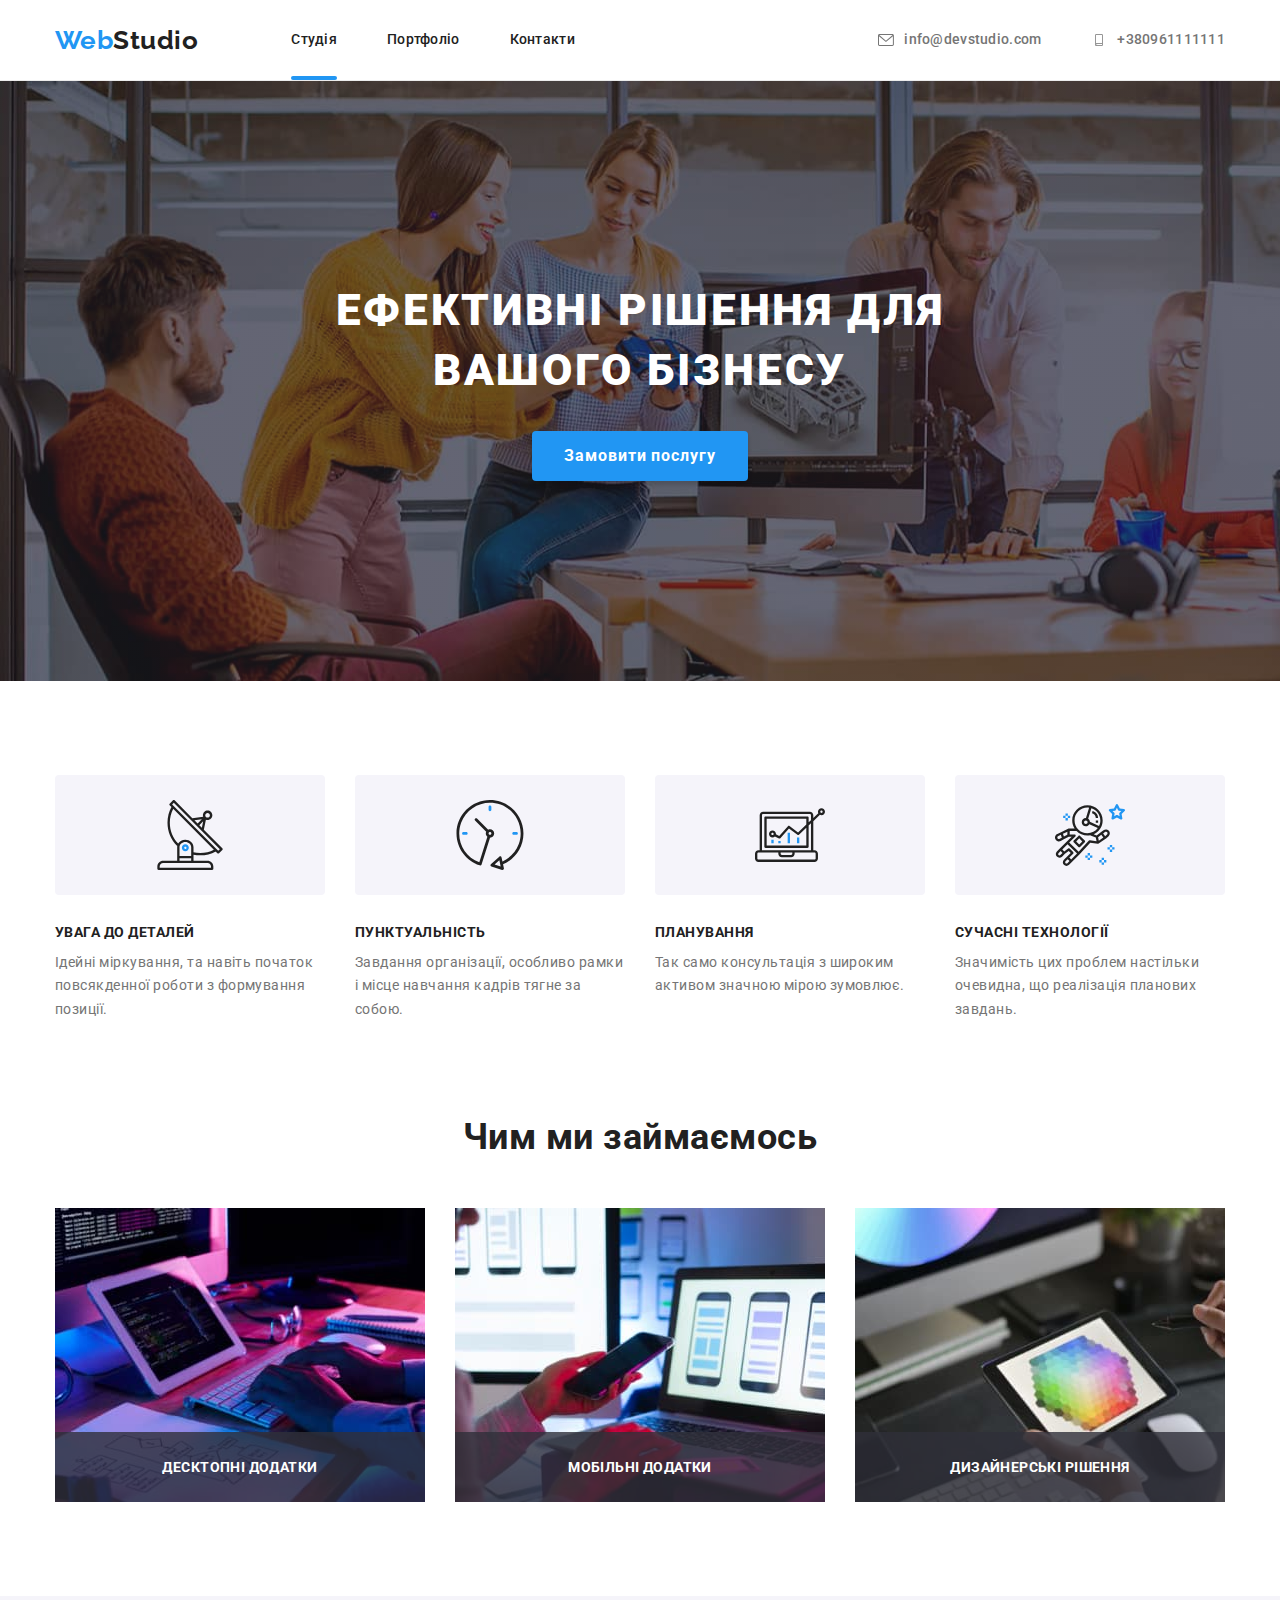
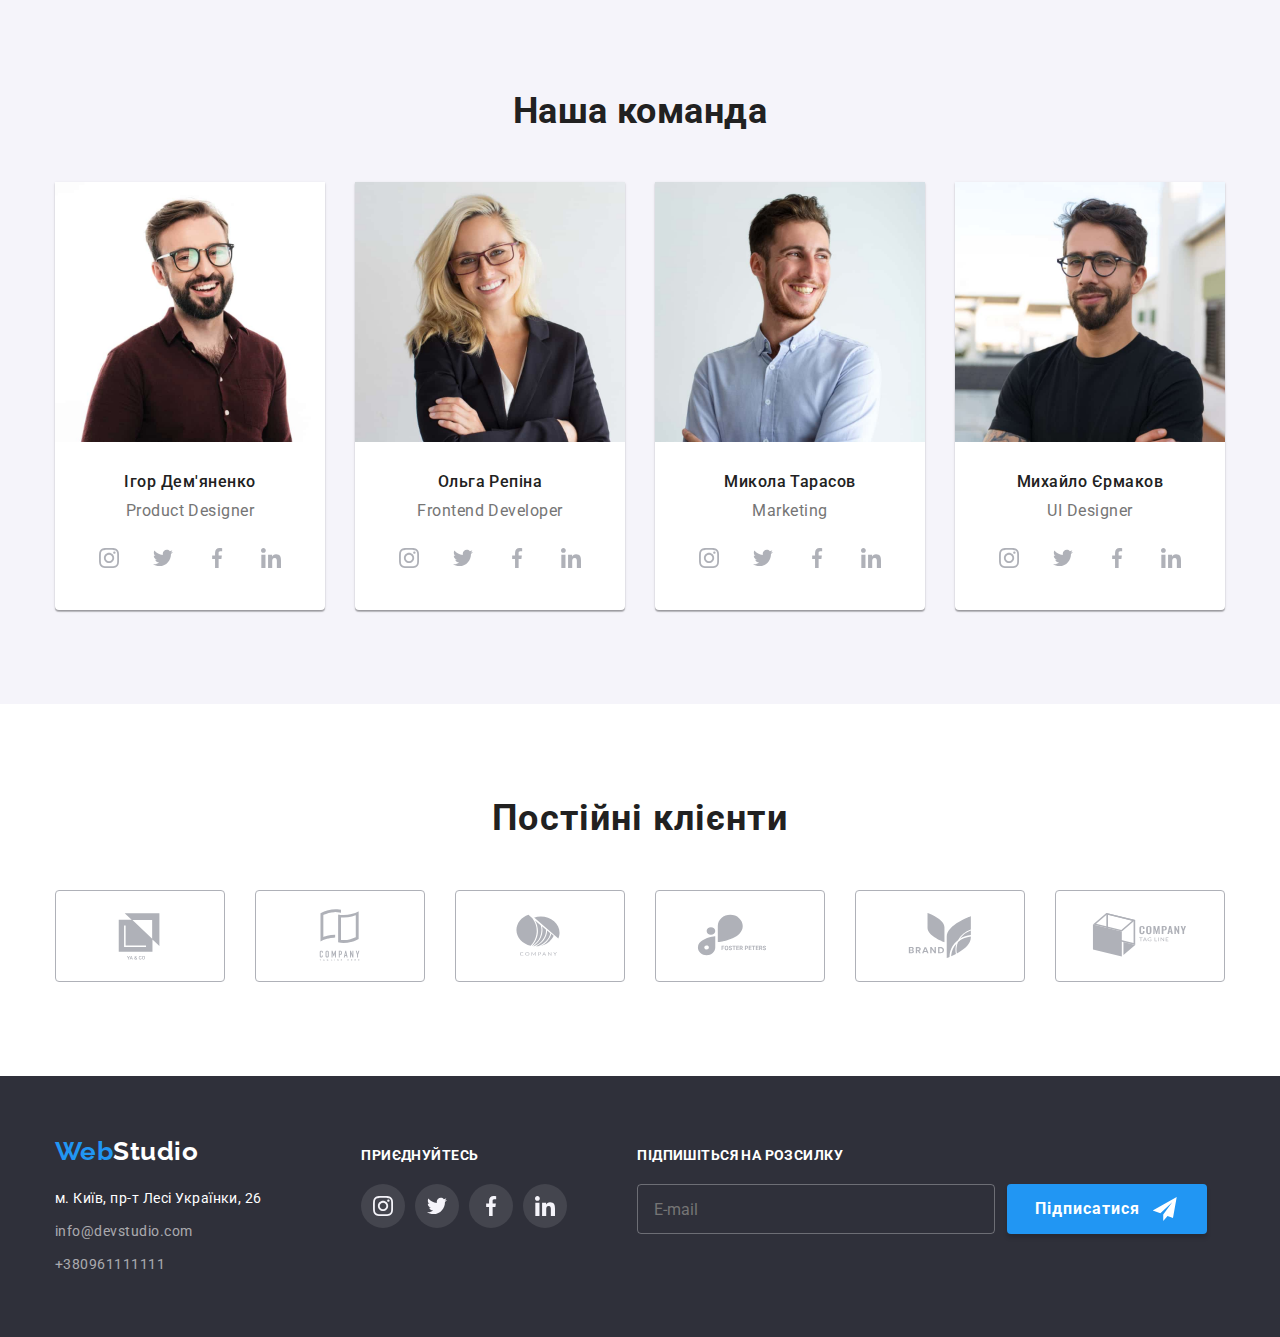
<file: index.html>
<!DOCTYPE html>
<html lang="uk">
  <head>
    <meta charset="UTF-8" />
    <meta http-equiv="X-UA-Compatible" content="IE=edge" />
    <meta name="viewport" content="width=device-width, initial-scale=1.0" />
    <link rel="preconnect" href="https://fonts.googleapis.com" />
    <link rel="preconnect" href="https://fonts.gstatic.com" crossorigin />
    <link
      href="https://fonts.googleapis.com/css2?family=Montserrat:wght@400;700&family=Raleway:wght@400;500;700&family=Roboto:wght@400;500;700;900&display=swap"
      rel="stylesheet"
    />
    <link
      rel="stylesheet"
      href="https://cdnjs.cloudflare.com/ajax/libs/modern-normalize/1.1.0/modern-normalize.min.css"
    />
    <link href="./style/style.css" rel="stylesheet" />
    <title>Студія</title>
  </head>

  <body>
    <header class="header">
      <div class="container header-container">
        <a class="logo" href="./index.html">
          <span class="logo-peace">Web</span>Studio</a
        >
        <nav class="site-nav">
          <ul class="nav-list">
            <li class="item">
              <a class="link active" href="./index.html">Студія</a>
            </li>
            <li class="item">
              <a class="link" href="./portfolio.html">Портфоліо</a>
            </li>
            <li class="item"><a class="link" href="#">Контакти</a></li>
          </ul>
        </nav>
        <ul class="contact-header">
          <li class="item">
            <a
              class="link"
              href="mailto:info@devstudio.com"
              aria-label="Our email"
            >
              <svg class="email-icon" width="16" height="12">
                <use href="./images/symbol-defs.svg#icon-envelope"></use>
              </svg>
              info@devstudio.com
            </a>
          </li>
          <li class="item">
            <a
              class="link"
              href="tel:+380961111111"
              aria-label="our phone number"
            >
              <svg class="smartphone-icon" width="16" height="12">
                <use href="./images/symbol-defs.svg#icon-smartphone"></use>
              </svg>
              +380961111111
            </a>
          </li>
        </ul>
      </div>
    </header>

    <main class="main">
      <section class="main-hero">
        <div class="container hero-container">
          <h1 class="hero-title">Ефективні рішення для вашого бізнесу</h1>
          <button class="button" type="button" data-modal-open>
            Замовити послугу
          </button>
        </div>
      </section>

      <section class="main-features">
        <div class="container">
          <h2 class="visually-hidden">Наші особливості</h2>
          <ul class="features-list">
            <li class="card">
              <div class="card-img">
                <svg width="70" height="70" aria-label="Увага до деталей">
                  <use href="./images/symbol-defs.svg#icon-antenna"></use>
                </svg>
              </div>
              <h3 class="title-card">Увага до деталей</h3>
              <p class="txt-card">
                Ідейні міркування, та навіть початок повсякденної роботи з
                формування позиції.
              </p>
            </li>
            <li class="card">
              <div class="card-img">
                <svg width="70" height="70" aria-label="Пунктуальність">
                  <use href="./images/symbol-defs.svg#icon-clock"></use>
                </svg>
              </div>
              <h3 class="title-card">Пунктуальність</h3>
              <p class="txt-card">
                Завдання організації, особливо рамки і місце навчання кадрів
                тягне за собою.
              </p>
            </li>
            <li class="card">
              <div class="card-img">
                <svg width="70" height="70" aria-label="Планування">
                  <use href="./images/symbol-defs.svg#icon-diagram"></use>
                </svg>
              </div>
              <h3 class="title-card">Планування</h3>
              <p class="txt-card">
                Так само консультація з широким активом значною мірою зумовлює.
              </p>
            </li>
            <li class="card">
              <div class="card-img">
                <svg width="70" height="70" aria-label="Сучасні технології">
                  <use href="./images/symbol-defs.svg#icon-astronaut"></use>
                </svg>
              </div>
              <h3 class="title-card">Сучасні технології</h3>
              <p class="txt-card">
                Значимість цих проблем настільки очевидна, що реалізація
                планових завдань.
              </p>
            </li>
          </ul>
        </div>
      </section>

      <section class="main-work">
        <div class="container">
          <h2 class="title-work">Чим ми займаємось</h2>
          <ul class="work-list">
            <li class="item">
              <img
                src="./images/box_1.jpg"
                alt="десктопні додатки"
                width="370"
              />
              <p class="label">десктопні додатки</p>
            </li>
            <li class="item">
              <img
                src="./images/box_2.jpg"
                alt="мобільні додатки"
                width="370"
              />
              <p class="label">мобільні додатки</p>
            </li>
            <li class="item">
              <img
                src="./images/box_3.jpg"
                alt="дизайнерські рішення"
                width="370"
              />
              <p class="label">дизайнерські рішення</p>
            </li>
          </ul>
        </div>
      </section>

      <section class="main-team">
        <div class="container team-container">
          <h2 class="title-team">Наша команда</h2>
          <ul class="team-list">
            <li class="card">
              <img
                src="./images/img-1.jpg"
                alt="фото Ігора Дем'яненко"
                width="270"
              />
              <div class="card-box">
                <h3 class="title-card">Ігор Дем'яненко</h3>
                <p class="label-position" lang="en">Product Designer</p>
                <ul class="social-links">
                  <li class="social-icon">
                    <a class="link" href="#" aria-label="Instagram"
                      ><svg class="icon" width="20" height="20">
                        <use
                          href="./images/symbol-defs.svg#icon-instagram"
                        ></use>
                      </svg>
                    </a>
                  </li>
                  <li class="social-icon">
                    <a class="link" href="#" aria-label="Twitter"
                      ><svg class="icon" width="20" height="20">
                        <use href="./images/symbol-defs.svg#icon-twitter"></use>
                      </svg>
                    </a>
                  </li>
                  <li class="social-icon">
                    <a class="link" href="#" aria-label="Facebook"
                      ><svg class="icon" width="20" height="20">
                        <use
                          href="./images/symbol-defs.svg#icon-facebook"
                        ></use>
                      </svg>
                    </a>
                  </li>
                  <li class="social-icon">
                    <a class="link" href="#"
                      ><svg class="icon" width="20" height="20">
                        <use
                          href="./images/symbol-defs.svg#icon-linkedin"
                        ></use>
                      </svg>
                    </a>
                  </li>
                </ul>
              </div>
            </li>
            <li class="card">
              <img
                src="./images/img-2.jpg"
                alt="фото Ольги Репіної"
                width="270"
              />
              <div class="card-box">
                <h3 class="title-card">Ольга Репіна</h3>
                <p class="label-position" lang="en">Frontend Developer</p>
                <ul class="social-links">
                  <li class="social-icon">
                    <a class="link" href="#" aria-label="Instagram"
                      ><svg class="icon" width="20" height="20">
                        <use
                          href="./images/symbol-defs.svg#icon-instagram"
                        ></use>
                      </svg>
                    </a>
                  </li>
                  <li class="social-icon">
                    <a class="link" href="#" aria-label="Twitter"
                      ><svg class="icon" width="20" height="20">
                        <use href="./images/symbol-defs.svg#icon-twitter"></use>
                      </svg>
                    </a>
                  </li>
                  <li class="social-icon">
                    <a class="link" href="#" aria-label="Facebook"
                      ><svg class="icon" width="20" height="20">
                        <use
                          href="./images/symbol-defs.svg#icon-facebook"
                        ></use>
                      </svg>
                    </a>
                  </li>
                  <li class="social-icon">
                    <a class="link" href="#"
                      ><svg class="icon" width="20" height="20">
                        <use
                          href="./images/symbol-defs.svg#icon-linkedin"
                        ></use>
                      </svg>
                    </a>
                  </li>
                </ul>
              </div>
            </li>
            <li class="card">
              <img
                src="./images/img-3.jpg"
                alt="фото Миколи Тарасов"
                width="270"
              />
              <div class="card-box">
                <h3 class="title-card">Микола Тарасов</h3>
                <p class="label-position" lang="en">Marketing</p>
                <ul class="social-links">
                  <li class="social-icon">
                    <a class="link" href="#" aria-label="Instagram"
                      ><svg class="icon" width="20" height="20">
                        <use
                          href="./images/symbol-defs.svg#icon-instagram"
                        ></use>
                      </svg>
                    </a>
                  </li>
                  <li class="social-icon">
                    <a class="link" href="#" aria-label="Twitter"
                      ><svg class="icon" width="20" height="20">
                        <use href="./images/symbol-defs.svg#icon-twitter"></use>
                      </svg>
                    </a>
                  </li>
                  <li class="social-icon">
                    <a class="link" href="#" aria-label="Facebook"
                      ><svg class="icon" width="20" height="20">
                        <use
                          href="./images/symbol-defs.svg#icon-facebook"
                        ></use>
                      </svg>
                    </a>
                  </li>
                  <li class="social-icon">
                    <a class="link" href="#"
                      ><svg class="icon" width="20" height="20">
                        <use
                          href="./images/symbol-defs.svg#icon-linkedin"
                        ></use>
                      </svg>
                    </a>
                  </li>
                </ul>
              </div>
            </li>
            <li class="card">
              <img
                src="./images/img-4.jpg"
                alt="фото Мизайла Єрмакова"
                width="270"
              />
              <div class="card-box">
                <h3 class="title-card">Михайло Єрмаков</h3>
                <p class="label-position" lang="en">UI Designer</p>
                <ul class="social-links">
                  <li class="social-icon">
                    <a class="link" href="#" aria-label="Instagram"
                      ><svg class="icon" width="20" height="20">
                        <use
                          href="./images/symbol-defs.svg#icon-instagram"
                        ></use>
                      </svg>
                    </a>
                  </li>
                  <li class="social-icon">
                    <a class="link" href="#" aria-label="Twitter"
                      ><svg class="icon" width="20" height="20">
                        <use href="./images/symbol-defs.svg#icon-twitter"></use>
                      </svg>
                    </a>
                  </li>
                  <li class="social-icon">
                    <a class="link" href="#" aria-label="Facebook"
                      ><svg class="icon" width="20" height="20">
                        <use
                          href="./images/symbol-defs.svg#icon-facebook"
                        ></use>
                      </svg>
                    </a>
                  </li>
                  <li class="social-icon">
                    <a class="link" href="#"
                      ><svg class="icon" width="20" height="20">
                        <use
                          href="./images/symbol-defs.svg#icon-linkedin"
                        ></use>
                      </svg>
                    </a>
                  </li>
                </ul>
              </div>
            </li>
          </ul>
        </div>
      </section>

      <section class="main-customer">
        <div class="container customer-container">
          <h2 class="customer-title">Постійні клієнти</h2>
          <ul class="customer-icons">
            <li class="item">
              <a class="item-link" href="#" aria-label="logo customer 1"
                ><svg class="icon" width="106" height="60">
                  <use href="./images/symbol-defs.svg#icon-customer1"></use>
                </svg>
              </a>
            </li>
            <li class="item">
              <a class="item-link" href="#" aria-label="logo customer 2"
                ><svg class="icon" width="106" height="60">
                  <use href="./images/symbol-defs.svg#icon-customer2"></use>
                </svg>
              </a>
            </li>
            <li class="item">
              <a class="item-link" href="#" aria-label="logo customer 3"
                ><svg class="icon" width="106" height="60">
                  <use href="./images/symbol-defs.svg#icon-customer3"></use>
                </svg>
              </a>
            </li>
            <li class="item">
              <a class="item-link" href="#" aria-label="logo customer 4"
                ><svg class="icon" width="106" height="60">
                  <use href="./images/symbol-defs.svg#icon-customer4"></use>
                </svg>
              </a>
            </li>
            <li class="item">
              <a class="item-link" href="#" aria-label="logo customer 5"
                ><svg class="icon" width="106" height="60">
                  <use href="./images/symbol-defs.svg#icon-customer5"></use>
                </svg>
              </a>
            </li>
            <li class="item">
              <a class="item-link" href="#" aria-label="logo customer 6"
                ><svg class="icon" width="106" height="60">
                  <use href="./images/symbol-defs.svg#icon-customer6"></use>
                </svg>
              </a>
            </li>
          </ul>
        </div>
      </section>
    </main>

    <footer class="footer">
      <div class="container foooter-container">
        <div class="footer-contacts">
          <a class="logo" href="./index.html"
            ><span class="logo-peace">Web</span
            ><span class="logo-peace-footer">Studio</span></a
          >
          <address>
            <ul class="footer-list">
              <li class="link">
                <a
                  class="link-adress"
                  href="https://goo.gl/maps/M1i8cWPpYFjitfBg6"
                  target="_blank"
                  rel="noopener noreferrer nofollow"
                  >м. Київ, пр-т Лесі Українки, 26</a
                >
              </li>
              <li class="link">
                <a class="link" href="mailto:info@devstudio.com"
                  >info@devstudio.com</a
                >
              </li>
              <li class="link">
                <a class="link" href="tel:+380961111111">+380961111111</a>
              </li>
            </ul>
          </address>
        </div>
        <div class="footer-links">
          <h4 class="title">приєднуйтесь</h4>
          <ul class="social-links">
            <li class="item">
              <a class="social-link" href="#"
                ><svg
                  class="icon"
                  width="20"
                  height="20"
                  aria-label="Instagram"
                >
                  <use href="./images/symbol-defs.svg#icon-instagram"></use>
                </svg>
              </a>
            </li>
            <li class="item">
              <a class="social-link" href="#"
                ><svg class="icon" width="20" height="20" aria-label="Twitter">
                  <use href="./images/symbol-defs.svg#icon-twitter"></use>
                </svg>
              </a>
            </li>
            <li class="item">
              <a class="social-link" href="#"
                ><svg class="icon" width="20" height="20" aria-label="Facebook">
                  <use href="./images/symbol-defs.svg#icon-facebook"></use>
                </svg>
              </a>
            </li>
            <li class="item">
              <a class="social-link" href="#"
                ><svg class="icon" width="20" height="20" aria-label="LinkedIn">
                  <use href="./images/symbol-defs.svg#icon-linkedin"></use>
                </svg>
              </a>
            </li>
          </ul>
        </div>
        <div class="footer-subscribe">
          <h4 class="subs-title">підпишіться на розсилку</h4>
          <form class="form-subscribe">
            <label class="subs-label">
              <input
                class="email-subs"
                type="mail"
                name="mail"
                placeholder="E-mail"
              />
            </label>
            <button class="button subs-btn" type="submit">
              Підписатися
              <svg class="icon-send" wifth="24" height="24">
                <use href="./images/symbol-defs.svg#icon-send"></use>
              </svg>
            </button>
          </form>
        </div>
      </div>
    </footer>

    <!-- --- Modal --- -->
    <div class="backdrop is-hidden" data-modal>
      <div class="modal">
        <div class="btn-modal">
          <button class="close-btn" data-modal-close>
            <svg class="icon" width="18" height="18">
              <use href="./images/symbol-defs.svg#icon-close"></use>
            </svg>
          </button>
        </div>

        <form class="modal-form">
          <h3 class="form-title">Залиште свої дані, ми Вам передзвонимо</h3>
          <label class="input-lbl">
            <span class="info">Ім'я</span>
            <input class="input" type="text" name="name" />
            <svg class="form-icon" width="18" height="18">
              <use href="./images/symbol-defs.svg#icon-personform"></use>
            </svg>
          </label>
          <label class="input-lbl">
            <span class="info">Телефон</span>
            <input class="input" type="tel" name="tel" />
            <svg class="form-icon" width="18" height="18">
              <use href="./images/symbol-defs.svg#icon-phoneform"></use>
            </svg>
          </label>
          <label class="input-lbl">
            <span class="info">Пошта</span>
            <input class="input" type="mail" name="mail" />
            <svg class="form-icon" width="18" height="18">
              <use href="./images/symbol-defs.svg#icon-emailform"></use>
            </svg>
          </label>
          <label class="comment-lbl">
            <span class="info">Коментар</span>
            <textarea
              class="comment"
              name="comment"
              placeholder="Введіть текст"
              cols="30"
              rows="10"
            ></textarea>
          </label>
          <label class="check-lbl">
            <input class="check" type="checkbox" name="policy" value="check" />
            <svg class="check-icon" width="16" height="15">
              <use href="./images/symbol-defs.svg#icon-checkempty"></use>
            </svg>
            <svg class="checked-icon" width="16" height="15">
              <use href="./images/symbol-defs.svg#icon-checked"></use>
            </svg>
            <span class="policy-info">Погоджуюсь з розсилкою та приймаю</span>
            <a class="link-policy" href="#">Умови договору</a>
          </label>
          <button class="button send-btn" type="submit">Відправити</button>
        </form>
      </div>
    </div>

    <!-- --- Script Modal --- -->
    <script src="./js/modal.js"></script>
  </body>
</html>
</file>
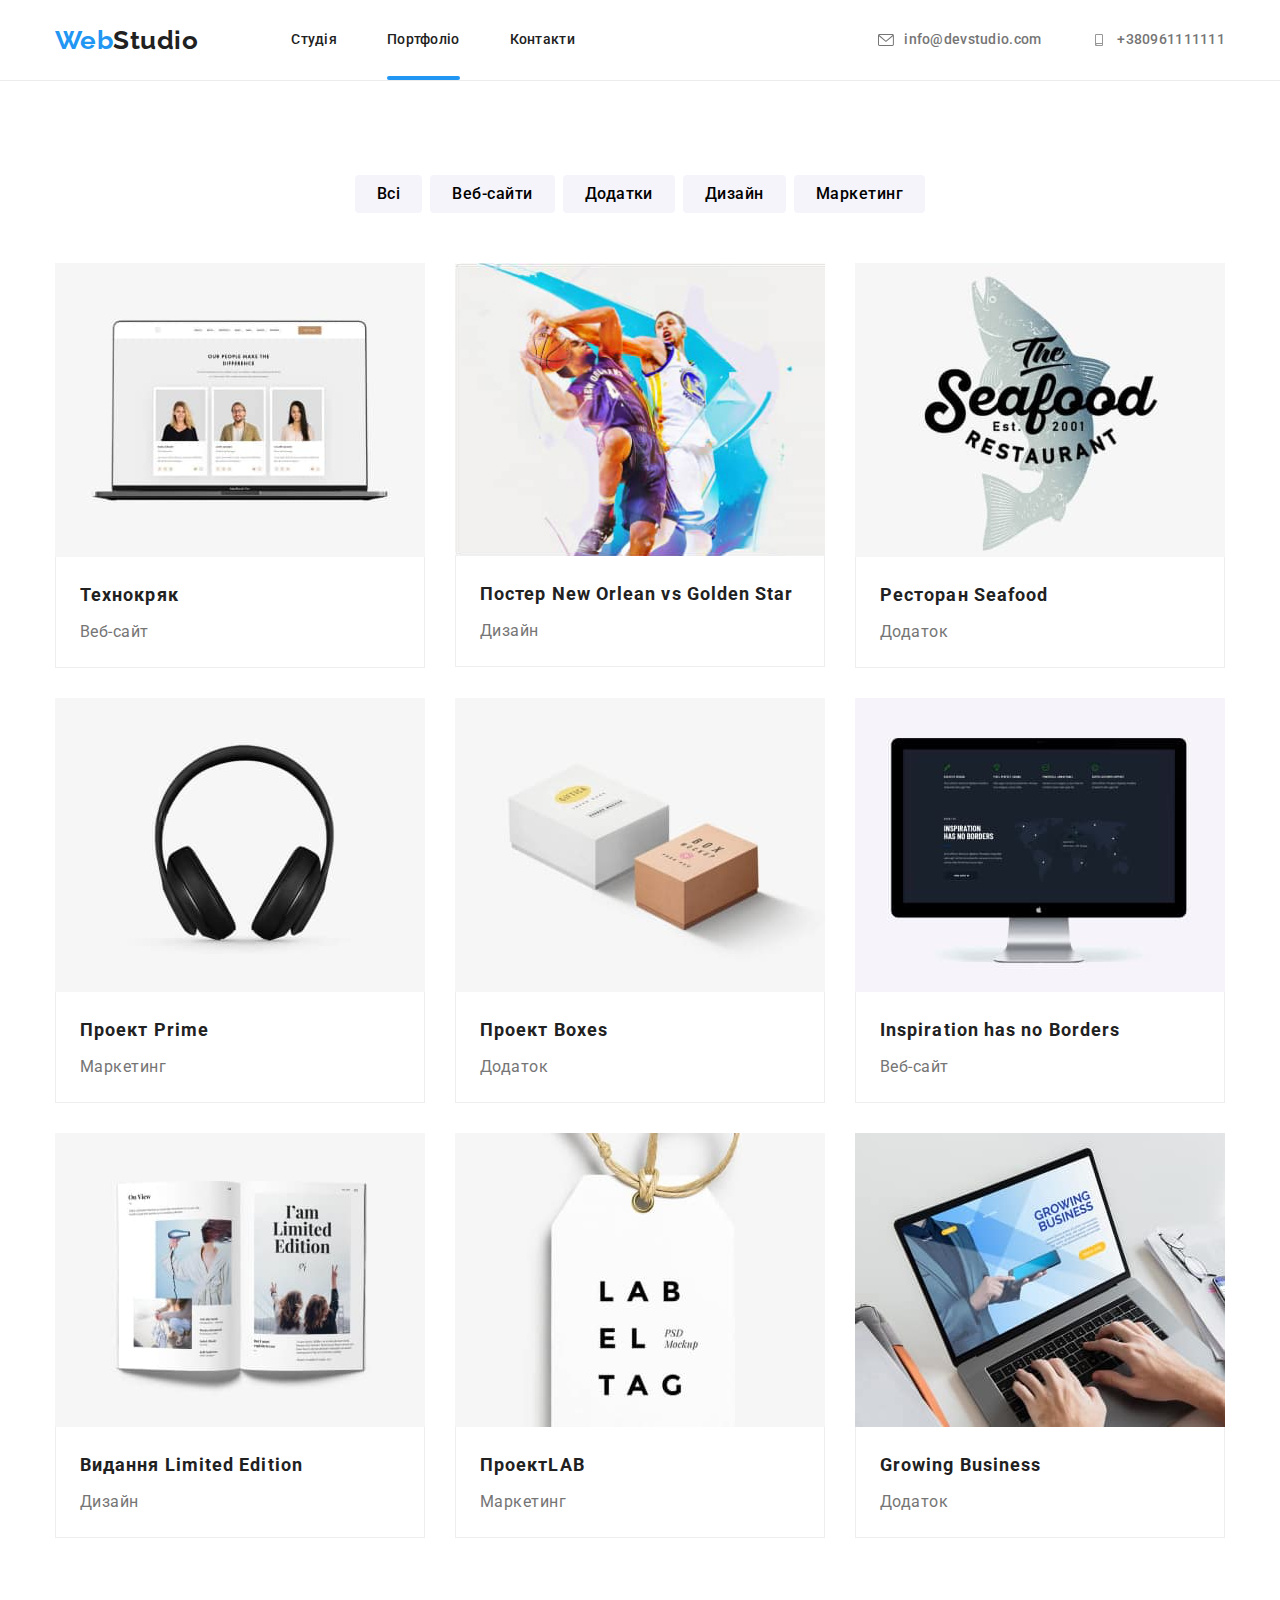
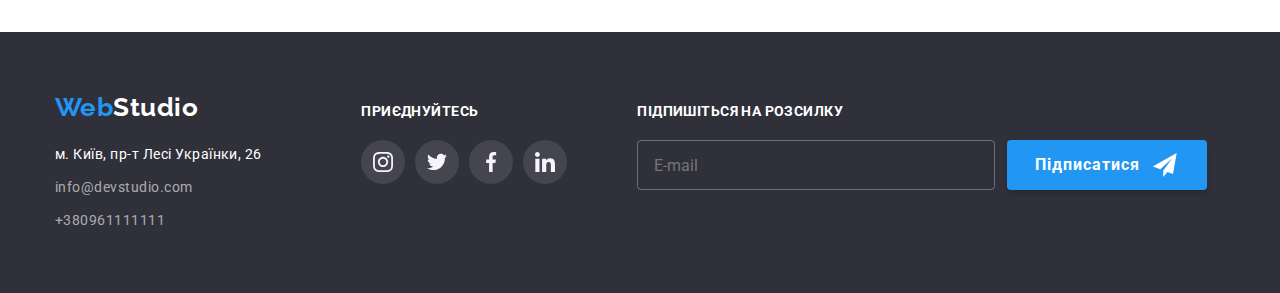
<file: portfolio.html>
<!DOCTYPE html>
<html lang="uk">
  <head>
    <meta charset="UTF-8" />
    <meta http-equiv="X-UA-Compatible" content="IE=edge" />
    <meta name="viewport" content="width=device-width, initial-scale=1.0" />
    <link rel="preconnect" href="https://fonts.googleapis.com" />
    <link rel="preconnect" href="https://fonts.gstatic.com" crossorigin />
    <link
      href="https://fonts.googleapis.com/css2?family=Montserrat:wght@400;700&family=Raleway:wght@400;500;700&family=Roboto:wght@400;500;700;900&display=swap"
      rel="stylesheet"
    />
    <link
      rel="stylesheet"
      href="https://cdnjs.cloudflare.com/ajax/libs/modern-normalize/1.1.0/modern-normalize.min.css"
    />
    <link href="./style/style.css" rel="stylesheet" />
    <title>Portfolio</title>
  </head>

  <body>
    <header class="header">
      <div class="container header-container">
        <a class="logo" href="./index.html">
          <span class="logo-peace">Web</span>Studio</a
        >
        <nav class="site-nav">
          <ul class="nav-list">
            <li class="item">
              <a class="link" href="./index.html">Студія</a>
            </li>
            <li class="item">
              <a class="link active" href="./portfolio.html">Портфоліо</a>
            </li>
            <li class="item"><a class="link" href="#">Контакти</a></li>
          </ul>
        </nav>
        <ul class="contact-header">
          <li class="item">
            <a
              class="link"
              href="mailto:info@devstudio.com"
              aria-label="Our email"
            >
              <svg class="email-icon" width="16" height="12">
                <use href="./images/symbol-defs.svg#icon-envelope"></use>
              </svg>
              info@devstudio.com
            </a>
          </li>
          <li class="item">
            <a
              class="link"
              href="tel:+380961111111"
              aria-label="our phone number"
            >
              <svg class="smartphone-icon" width="16" height="12">
                <use href="./images/symbol-defs.svg#icon-smartphone"></use>
              </svg>
              +380961111111
            </a>
          </li>
        </ul>
      </div>
    </header>

    <main class="main-portfolio">
      <section class="container portfolio-container">
        <h1 class="visually-hidden">Наші роботи</h1>
        <ul class="filter">
          <li class="btn-li"><button class="btn" type="button">Всі</button></li>
          <li class="btn-li">
            <button class="btn" type="button">Веб-сайти</button>
          </li>
          <li class="btn-li">
            <button class="btn" type="button">Додатки</button>
          </li>
          <li class="btn-li">
            <button class="btn" type="button">Дизайн</button>
          </li>
          <li class="btn-li">
            <button class="btn" type="button">Маркетинг</button>
          </li>
        </ul>

        <ul class="portfolio-list parent">
          <li class="card">
            <a class="card-link" href="#">
              <div class="thumb">
                <img src="./images/project1.jpg" alt="Технокряк" width="370" />
                <p class="label">
                  Lorem, ipsum dolor sit amet consectetur adipisicing elit. Eos,
                  exercitationem.
                </p>
              </div>
              <div class="card-content">
                <h2 class="title">Технокряк</h2>
                <p class="category">Веб-сайт</p>
              </div>
            </a>
          </li>
          <li class="card">
            <a href="#">
              <div class="thumb">
                <img
                  src="./images/project2.jpg"
                  alt="Постер New Orlean vs Golden Star"
                  width="370"
                />
                <p class="label">
                  Lorem, ipsum dolor sit amet consectetur adipisicing elit. Eos,
                  exercitationem.
                </p>
              </div>
              <div class="card-content">
                <h2 class="title">
                  Постер <span lang="en">New Orlean vs Golden Star</span>
                </h2>
                <p class="category">Дизайн</p>
              </div>
            </a>
          </li>
          <li class="card">
            <a href="#">
              <div class="thumb">
                <img
                  src="./images/project3.jpg"
                  alt="Ресторан Seafood"
                  width="370"
                />
                <p class="label">
                  Lorem, ipsum dolor sit amet consectetur adipisicing elit. Eos,
                  exercitationem.
                </p>
              </div>
              <div class="card-content">
                <h2 class="title">Ресторан <span lang="en">Seafood</span></h2>
                <p class="category">Додаток</p>
              </div>
            </a>
          </li>
          <li class="card">
            <a href="#">
              <div class="thumb">
                <img
                  src="./images/project4.jpg"
                  alt="Проект Prime"
                  width="370"
                />
                <p class="label">
                  Lorem, ipsum dolor sit amet consectetur adipisicing elit. Eos,
                  exercitationem.
                </p>
              </div>
              <div class="card-content">
                <h2 class="title">Проект <span lang="en">Prime</span></h2>
                <p class="category">Маркетинг</p>
              </div>
            </a>
          </li>
          <li class="card">
            <a href="#">
              <div class="thumb">
                <img
                  src="./images/project5.jpg"
                  alt="Проект Boxes"
                  width="370"
                />
                <p class="label">
                  Lorem, ipsum dolor sit amet consectetur adipisicing elit. Eos,
                  exercitationem.
                </p>
              </div>
              <div class="card-content">
                <h2 class="title">Проект <span lang="en">Boxes</span></h2>
                <p class="category">Додаток</p>
              </div>
            </a>
          </li>
          <li class="card">
            <a href="#">
              <div class="thumb">
                <img
                  src="./images/project6.jpg"
                  alt="Inspiration has no Borders"
                  width="370"
                />
                <p class="label">
                  Lorem, ipsum dolor sit amet consectetur adipisicing elit. Eos,
                  exercitationem.
                </p>
              </div>
              <div class="card-content">
                <h2 lang="en" class="title">Inspiration has no Borders</h2>
                <p class="category">Веб-сайт</p>
              </div>
            </a>
          </li>
          <li class="card">
            <a href="#">
              <div class="thumb">
                <img
                  src="./images/project7.jpg"
                  alt="Издание Limited Edition"
                  width="370"
                />
                <p class="label">
                  Lorem, ipsum dolor sit amet consectetur adipisicing elit. Eos,
                  exercitationem.
                </p>
              </div>
              <div class="card-content">
                <h2 class="title">
                  Видання <span lang="en">Limited Edition</span>
                </h2>
                <p class="category">Дизайн</p>
              </div>
            </a>
          </li>
          <li class="card">
            <a href="#">
              <div class="thumb">
                <img src="./images/project8.jpg" alt="Проект LAB" width="370" />
                <p class="label">
                  Lorem, ipsum dolor sit amet consectetur adipisicing elit. Eos,
                  exercitationem.
                </p>
              </div>
              <div class="card-content">
                <h2 class="title">Проект<span lang="en">LAB</span></h2>
                <p class="category">Маркетинг</p>
              </div>
            </a>
          </li>
          <li class="card">
            <a href="#">
              <div class="thumb">
                <img
                  src="./images/project9.jpg"
                  alt="Growing Business"
                  width="370"
                />
                <p class="label">
                  Lorem, ipsum dolor sit amet consectetur adipisicing elit. Eos,
                  exercitationem.
                </p>
              </div>
              <div class="card-content">
                <h2 lang="en" class="title">Growing Business</h2>
                <p class="category">Додаток</p>
              </div>
            </a>
          </li>
        </ul>
      </section>
    </main>

    <footer class="footer">
      <div class="container foooter-container">
        <div class="footer-contacts">
          <a class="logo" href="./index.html"
            ><span class="logo-peace">Web</span
            ><span class="logo-peace-footer">Studio</span></a
          >
          <address>
            <ul class="footer-list">
              <li class="link">
                <a
                  class="link-adress"
                  href="https://goo.gl/maps/M1i8cWPpYFjitfBg6"
                  target="_blank"
                  rel="noopener noreferrer nofollow"
                  >м. Київ, пр-т Лесі Українки, 26</a
                >
              </li>
              <li class="link">
                <a class="link" href="mailto:info@devstudio.com"
                  >info@devstudio.com</a
                >
              </li>
              <li class="link">
                <a class="link" href="tel:+380961111111">+380961111111</a>
              </li>
            </ul>
          </address>
        </div>
        <div class="footer-links">
          <h4 class="title">приєднуйтесь</h4>
          <ul class="social-links">
            <li class="item">
              <a class="social-link" href="#"
                ><svg
                  class="icon"
                  width="20"
                  height="20"
                  aria-label="Instagram"
                >
                  <use href="./images/symbol-defs.svg#icon-instagram"></use>
                </svg>
              </a>
            </li>
            <li class="item">
              <a class="social-link" href="#"
                ><svg class="icon" width="20" height="20" aria-label="Twitter">
                  <use href="./images/symbol-defs.svg#icon-twitter"></use>
                </svg>
              </a>
            </li>
            <li class="item">
              <a class="social-link" href="#"
                ><svg class="icon" width="20" height="20" aria-label="Facebook">
                  <use href="./images/symbol-defs.svg#icon-facebook"></use>
                </svg>
              </a>
            </li>
            <li class="item">
              <a class="social-link" href="#"
                ><svg class="icon" width="20" height="20" aria-label="LinkedIn">
                  <use href="./images/symbol-defs.svg#icon-linkedin"></use>
                </svg>
              </a>
            </li>
          </ul>
        </div>
        <div class="footer-subscribe">
          <h4 class="subs-title">підпишіться на розсилку</h4>
          <form class="form-subscribe">
            <label class="subs-label">
              <input
                class="email-subs"
                type="mail"
                name="mail"
                placeholder="E-mail"
              />
            </label>
            <button class="subs-btn" type="submit">
              Підписатися
              <svg class="icon-send" wifth="24" height="24">
                <use href="./images/symbol-defs.svg#icon-send"></use>
              </svg>
            </button>
          </form>
        </div>
      </div>
    </footer>
  </body>
</html>
</file>
<file: style/style.css>
/* --- Normalize --- */
html {
  box-sizing: border-box;
}

*,
*::before,
*::after {
  box-sizing: inherit;
}

ul {
  list-style: none;
  padding: 0;
  margin: 0;
}

a {
  text-decoration: none;
  color: inherit;
}

h1,
h2,
h3,
h4,
h5,
h6 {
  margin: 0;
}

p {
  margin: 0;
}

address {
  font-style: normal;
}

button {
  font-family: inherit;
  padding: 0;
  margin: 0;
}

img {
  display: block;
  max-width: 100%;
  height: auto;
}

/* --- Global Color --- */
:root {
  --primary-text-color: #212121;
  --second-text-color: #fff;
  --other-text-color: #757575;
  --accent-text-color: #2196f3;
  --second-block-color: #2f303a;
  --accent-block-color: #f5f4fa;
  --icon-color: #afb1b8;

  --timing-buzier: cubic-bezier(0.4, 0, 0.2, 1);
}

/* --- Style --- */
body {
  color: var(--primary-text-color);
  font-family: Roboto, sans-serif;
  letter-spacing: 0.03em;
}

.visually-hidden {
  position: absolute;
  white-space: nowrap;
  width: 1px;
  height: 1px;
  overflow: hidden;
  border: 0;
  padding: 0;
  clip: rect(0 0 0 0);
  clip-path: inset(50%);
  margin: -1px;
}

.container {
  max-width: 1200px;
  padding: 0 15px;
  margin: 0 auto;
}
/* Site navigation / Header*/
.header {
  border-bottom: 1px solid #ececec;
}

.site-nav {
  display: flex;
  align-items: center;
}

.header-container {
  display: flex;
  align-items: center;
}

.logo {
  margin-right: 93px;
  color: var(--primary-text-color);
  font-family: Raleway, sans-serif;
  font-weight: 700;
  font-size: 26px;
  line-height: 1.19;
  text-decoration: none;
}

.logo-peace {
  color: var(--accent-text-color);
}
.nav-list {
  display: flex;
  gap: 50px;
}

.site-nav .link {
  position: relative;
  display: block;
  padding-top: 32px;
  padding-bottom: 32px;
  color: var(--primary-text-color);
  font-weight: 500;
  font-size: 14px;
  line-height: 1.14;
  letter-spacing: 0.02em;
  text-decoration: none;

  transition-property: color;
  transition-duration: 250ms;
  transition-timing-function: var(--timing-buzier);
}

.site-nav .link:hover,
.site-nav .link:focus {
  color: var(--accent-text-color);
}

.site-nav .active::after {
  content: "";
  position: absolute;
  width: 100%;
  height: 4px;
  bottom: 0;
  right: 0;
  background-color: var(--accent-text-color);
  border-radius: 2px;
}

.contact-header {
  display: flex;
  margin-left: auto;
  gap: 50px;
}

.contact-header .link {
  display: flex;
  align-items: center;
  justify-content: center;
  color: var(--other-text-color);
  font-weight: 500;
  font-size: 14px;
  line-height: 1.14;
  letter-spacing: 0.02em;
  text-decoration: none;
  cursor: pointer;

  transition-property: color;
  transition-duration: 250ms;
  transition-timing-function: var(--timing-buzier);
}

.contact-header .email-icon,
.contact-header .smartphone-icon {
  fill: currentColor;
  margin-right: 10px;
}

.contact-header .link:hover,
.contact-header .link:focus {
  color: var(--accent-text-color);
}

/*--------MAIN------- */
/* -------- Hero -------- */
.main-hero {
  color: var(--second-text-color);
  background-color: var(--second-block-color);
  padding-top: 200px;
  padding-bottom: 200px;
  background-image: linear-gradient(
      rgba(47, 48, 58, 0.4),
      rgba(47, 48, 58, 0.4)
    ),
    url(../images/hero.jpg);
  background-repeat: no-repeat;
  background-size: cover;
}

.overlay {
  max-width: 1600px;
  height: 480px;
  margin-left: auto;
  margin-right: auto;
  background-image: url();
  background-repeat: no-repeat;
  background-position: center;
  background-size: cover;
}

.hero-container {
  display: flex;
  flex-direction: column;
  justify-content: center;
  align-items: center;
  max-width: 696px;
}

/*  Button */
.button {
  padding: 10px 32px;
  background-color: var(--accent-text-color);
  color: var(--second-text-color);
  box-shadow: 0px 4px 4px rgba(0, 0, 0, 0.15);
  border-radius: 4px;
  border: none;
  font-family: inherit;
  font-weight: 700;
  font-size: 16px;
  line-height: 1.88;
  text-align: center;
  letter-spacing: 0.06em;
  cursor: pointer;

  transition: background 250ms var(--timing-buzier),
    color 250ms var(--timing-buzier);
}

.button:hover,
.button:focus {
  background: var(--second-text-color);
  color: var(--accent-text-color);
}

/* 
.button:hover,
.button.link:focus {
    
} */

.hero-title {
  font-weight: 900;
  font-size: 44px;
  line-height: 1.36;
  margin-bottom: 30px;
  text-align: center;
  letter-spacing: 0.06em;
  text-transform: uppercase;
}

/*------MAIN FEATURES------*/
.main-features {
  padding-top: 94px;
  padding-bottom: 94px;
}
.main-features .title-card {
  font-weight: 700;
  font-size: 14px;
  line-height: 1.14;
  text-transform: uppercase;
  color: var(--primary-text-color);
}

.features-list {
  display: flex;
  gap: 30px;
}

.features-list .card-img {
  display: flex;
  justify-content: center;
  align-items: center;
  width: 270px;
  height: 120px;
  margin-bottom: 30px;
  background-color: var(--accent-block-color);
  border-radius: 4px;
}

.main-features .title-card {
  margin-bottom: 10px;
}

.main-features .txt-card {
  font-size: 14px;
  line-height: 1.7;
  color: var(--other-text-color);
}

/*-----MAIN WORK-----*/
.main-work {
  padding-bottom: 94px;
}

.title-work,
.title-team {
  font-weight: 700;
  font-size: 36px;
  line-height: 1.17;
  text-align: center;
  color: var(--title-text-color);
}

.title-work {
  margin-bottom: 50px;
}

.work-list {
  display: flex;
}

.work-list .item {
  display: flex;
  position: relative;
}

.work-list .item:not(:last-child) {
  margin-right: 30px;
}

.work-list .label {
  position: absolute;
  display: flex;
  justify-content: center;
  align-items: center;
  bottom: 0;
  right: 0;
  width: 100%;
  height: 70px;
  background: rgba(47, 48, 58, 0.8);
  color: var(--second-text-color);
  font-weight: 700;
  font-size: 14px;
  letter-spacing: 0.03em;
  text-transform: uppercase;
}

/*-----OUR TEAM----*/
.main-team {
  background-color: var(--accent-block-color);
  padding-top: 94px;
  padding-bottom: 94px;
}

.title-team {
  margin-bottom: 50px;
}

.team-list {
  display: flex;
}

.team-list {
  gap: 30px;
}

.team-list .card {
  background: var(--second-text-color);
  box-shadow: 0px 1px 3px rgba(0, 0, 0, 0.12), 0px 1px 1px rgba(0, 0, 0, 0.14),
    0px 2px 1px rgba(0, 0, 0, 0.2);
  border-radius: 0px 0px 4px 4px;
  text-align: center;
}

.team-list .title-card {
  margin-bottom: 10px;
}

.team-list .card-box {
  padding: 30px 20px;
}

.main-team .social-links {
  display: flex;
  justify-content: center;
  gap: 10px;
  margin-top: 16px;
  color: var(--icon-color);
}

.main-team .link {
  display: flex;
  border-radius: 50%;
  padding: 12px;

  transition-property: background-color, color;
  transition-duration: 250ms;
  transition-timing-function: var(--timing-buzier);
}

.main-team .icon {
  fill: currentColor;
}

.main-team .link:hover,
.main-team .link:focus {
  background-color: var(--accent-text-color);
  color: var(--second-text-color);
}

.main-team .title-card {
  font-weight: 500;
  font-size: 16px;
  line-height: 1.19;
  color: var(--primary-text-color);
}

.main-team .label-position {
  font-size: 16px;
  line-height: 1.19;
  color: var(--other-text-color);
}

/* ---- Our customer ---- */
.customer-container {
  padding-top: 94px;
  padding-bottom: 94px;
}

.customer-title {
  font-weight: 700;
  font-size: 36px;
  line-height: 1.16;
  text-align: center;
  letter-spacing: 0.03em;
  margin-bottom: 50px;
}

.customer-icons {
  display: flex;
  justify-content: center;
  gap: 30px;
  margin-left: auto;
  margin-right: auto;
  color: var(--icon-color);
}

.customer-icons .item-link {
  display: flex;
  justify-content: center;
  align-items: center;
  width: 170px;
  height: 92px;
  border: 1px solid #afb1b8;
  border-radius: 4px;

  transition-property: color;
  transition-duration: 250ms;
  transition-timing-function: var(--timing-buzier);
}

.customer-icons .icon {
  fill: currentColor;
}

.customer-icons .item-link:hover,
.customer-icons .item-link:focus {
  border: 1px solid var(--accent-text-color);
  color: var(--accent-text-color);
  cursor: pointer;
}

/*----FOOTER------*/
.footer {
  background-color: var(--second-block-color);
  padding-top: 60px;
  padding-bottom: 60px;
}

.foooter-container {
  display: flex;
  gap: 70px;
  align-items: baseline;
}

.footer-links,
.footer-subscribe {
  color: var(--second-text-color);
}

.footer-links .title,
.footer-subscribe .subs-title {
  margin-bottom: 20px;
  font-size: 14px;
  line-height: 1.14;
  letter-spacing: 0.03em;
  text-transform: uppercase;
}

.footer-links .social-links {
  display: flex;
  gap: 10px;
}

.footer-links .social-link {
  display: flex;
  justify-content: center;
  align-items: center;
  width: 44px;
  height: 44px;
  border-radius: 50%;
  background-color: rgba(255, 255, 255, 0.1);

  transition-property: background-color;
  transition-duration: 250ms;
  transition-timing-function: var(--timing-buzier);
}

.footer-links .social-link:hover,
.footer-links .social-link:focus {
  background-color: var(--accent-text-color);
}

.footer-links .icon {
  fill: var(--accent-block-color);
}

.footer .logo {
  display: block;
  margin-bottom: 20px;
}

.logo-peace-footer {
  color: var(--second-text-color);
}

.footer .link-adress {
  color: var(--second-text-color);
  text-decoration: none;
  font-size: 14px;
  line-height: 1.71;
  font-style: normal;

  transition-property: color;
  transition-duration: 250ms;
  transition-timing-function: var(--timing-buzier);
}

.footer .link {
  font-style: normal;
  font-size: 14px;
  line-height: 1.71;
  color: rgba(255, 255, 255, 0.6);
  text-decoration: none;

  transition-property: color;
  transition-duration: 250ms;
  transition-timing-function: var(--timing-buzier);
}

.footer-list .link:not(:last-child) {
  margin-bottom: 9px;
}

.footer .link:hover,
.footer .link:focus {
  color: var(--accent-text-color);
}

.footer .link-adress:hover,
.footer .link-adress:focus {
  color: var(--accent-text-color);
}

.form-subscribe {
  display: flex;
  flex-direction: row;
}

.email-subs {
  width: 358px;
  height: 50px;
  padding: 15px 16px;
  background: none;
  border: 1px solid rgba(255, 255, 255, 0.3);
  color: rgba(255, 255, 255, 0.6);
  border-radius: 4px;

  transition: border 250ms var(--timing-buzier);
}

.email-subs:focus {
  border: 1px solid var(--accent-text-color);
  outline: none;
}

.footer-subscribe .icon-send {
  fill: currentColor;
  margin-left: 10px;
}

.footer-subscribe .subs-btn {
  width: 200px;
  height: 50px;
  margin-left: 12px;
  padding: 10px 28px;
  background-color: var(--accent-text-color);
  color: var(--second-text-color);
  border: none;
  box-shadow: 0px 4px 4px rgba(0, 0, 0, 0.15);
  border-radius: 4px;
  font-weight: 700;
  font-size: 16px;
  line-height: 1.87;
  display: flex;
  align-items: center;
  letter-spacing: 0.06em;
  transition: color 250ms var(--timing-buzier),
    bachground 250ms var(--timing-buzier);
}

.footer-subscribe .subs-btn:hover,
.footer-subscribe .subs-btn:focus {
  background: var(--second-text-color);
  color: var(--accent-text-color);
  cursor: pointer;
}
/*-------------------PORTFOLIO-------------------------*/

/*-------MAIN PORTFOLIO-----*/

.main-portfolio {
  background-color: var(--second-text-color);
  padding-top: 94px;
  padding-bottom: 94px;
}

.portfolio-container {
  align-items: center;
}

.filter {
  display: flex;
  justify-content: center;
  margin-bottom: 50px;
}

.filter .btn-li:not(:last-child) {
  margin-right: 8px;
}

.filter .btn {
  padding: 6px 22px;
  background: var(--accent-block-color);
  border-radius: 4px;
  border: none;
  font-family: inherit;
  font-weight: 500;
  font-size: 16px;
  line-height: 1.62;
  text-align: center;
  letter-spacing: 0.03em;
  transition-property: color, background-color, box-shadow;
  transition-duration: 250ms;
  transition-timing-function: var(--timing-buzier);
}

.main-portfolio .btn:hover,
.main-portfolio .btn:focus {
  background-color: var(--accent-text-color);
  color: var(--second-text-color);
  box-shadow: 0px 3px 1px rgba(0, 0, 0, 0.1), 0px 1px 2px rgba(0, 0, 0, 0.08),
    0px 2px 2px rgba(0, 0, 0, 0.12);
  cursor: pointer;
}

.portfolio-list {
  display: grid;
  grid-template-columns: repeat(3, 1fr);
  grid-template-rows: repeat(3, 1fr);
  grid-column-gap: 30px;
  grid-row-gap: 30px;
}

.portfolio-list .card {
  display: inline-block;
  transition: box-shadow 250ms var(--timing-buzier);
}

.thumb {
  position: relative;
  overflow: hidden;
}
.thumb::before {
  content: "";
  display: flex;
  justify-content: center;
  align-items: center;
  position: absolute;
  width: 100%;
  height: 294px;
  top: 0;
  left: 0;
  background: rgba(33, 150, 243, 0.9);
  transform: translateY(100%);
  transition: transform 250ms var(--timing-buzier);
}

.card .label {
  position: absolute;
  display: flex;
  justify-content: center;
  align-items: center;
  padding-left: 24px;
  width: 100%;
  height: 294px;
  top: 0;
  left: 0;
  color: var(--second-text-color);
  font-weight: 400;
  font-size: 18px;
  line-height: 1.55;
  letter-spacing: 0.03em;
  transform: translateY(100%);
  transition: transform 250ms var(--timing-buzier);
}

.card:hover .thumb::before,
.card:hover .label,
.card:focus .thumb::before,
.card:focus .card .label {
  transform: translateY(0);
}

.portfolio-list .card:hover,
.portfolio-list .card:focus {
  box-shadow: 0px 1px 1px rgba(0, 0, 0, 0.12), 0px 4px 4px rgba(0, 0, 0, 0.06),
    1px 4px 6px rgba(0, 0, 0, 0.16);
}

.card-content {
  padding: 20px 0 20px 24px;
  border: 1px solid #eeeeee;
  border-top: none;
}

.card-content .title {
  margin-bottom: 4px;
}

/*------LIST PROJECTS-----*/

.portfolio-list .title {
  font-weight: 700;
  font-size: 18px;
  line-height: 2;
  letter-spacing: 0.06em;
  color: var(--primary-text-color);
}

.main-portfolio .category {
  font-size: 16px;
  line-height: 1.88;
  color: var(--other-text-color);
}

/* ---- BackDrop/ Modal --- */
.backdrop {
  position: fixed;
  top: 0;
  left: 0;
  right: 0;
  bottom: 0;
  width: 100%;
  height: 100%;
  background-color: rgba(0, 0, 0, 0.2);
  opacity: 1;
  visibility: visible;
  transition: opacity 250ms var(--timing-buzier),
    visibility 250ms var(--timing-buzier);
}

.backdrop.is-hidden {
  opacity: 0;
  pointer-events: none;
  visibility: hidden;
}

.backdrop.is-hidden .modal {
  transform: translate(-50%, -50%) scale(0.7);
}

.modal {
  position: absolute;
  left: 50%;
  top: 50%;
  display: flex;
  padding: 40px;
  width: 528px;
  height: 591px;
  background-color: var(--second-text-color);
  transform: translate(-50%, -50%) scale(1);

  box-shadow: 0px 1px 3px rgba(0, 0, 0, 0.12), 0px 1px 1px rgba(0, 0, 0, 0.14),
    0px 2px 1px rgba(0, 0, 0, 0.2);
  border-radius: 4px;

  opacity: 1;
  transition: transform 250ms var(--timing-buzier);
}

.modal .close-btn {
  position: absolute;
  top: 8px;
  right: 8px;
  display: flex;
  justify-content: center;
  align-items: center;
  background-color: var(--second-text-color);
  width: 30px;
  height: 30px;
  padding: 6px;
  border: 1px solid rgba(0, 0, 0, 0.1);
  border-radius: 50%;

  transition: color 250ms var(--timing-buzier);
}

.modal .close-btn {
  fill: currentColor;
}

.modal .close-btn:hover,
.modal .close-btn:focus {
  cursor: pointer;
  color: var(--accent-text-color);
}

.modal-form {
  display: flex;
  flex-direction: column;
  align-items: center;
}

.modal .form-title {
  margin-bottom: 12px;
  font-weight: 700;
  font-size: 20px;
  line-height: 1.15;
  text-align: center;
  letter-spacing: 0.03em;
  color: var(--primary-text-color);
}

.modal .input-lbl {
  position: relative;
  margin-bottom: 10px;
}

.modal .input {
  width: 448px;
  height: 40px;
  padding-left: 42px;
  margin-top: 4px;
  border: 1px solid rgba(33, 33, 33, 0.2);
  border-radius: 4px;

  transition: border 250ms var(--timing-buzier);
}

.modal .comment-lbl {
  margin-bottom: 20px;
}
.modal .comment {
  padding: 12px 16px;
  width: 448px;
  height: 120px;
  margin-top: 4px;
  border: 1px solid rgba(33, 33, 33, 0.2);
  border-radius: 4px;
  resize: none;

  transition: border 250ms var(--timing-buzier);
}

.modal .comment::placeholder {
  font-size: 12px;
  line-height: 1.16;
  letter-spacing: 0.01em;
  color: rgba(117, 117, 117, 0.5);
}

.modal .send-btn {
  padding: 10px 52px;
  margin-top: 30px;
}

.modal .link-policy {
  color: var(--accent-text-color);
  text-decoration: underline;
  font-weight: 400;
  font-size: 14px;
  line-height: 1.71;
}

.modal .input:focus,
.modal .comment:focus {
  border: 1px solid var(--accent-text-color);
  border-radius: 4px;
  outline: none;
}

.form-icon {
  fill: currentColor;
  transition: color 250ms var(--timing-buzier);
}

.modal .input:focus + .form-icon {
  color: var(--accent-text-color);
}

.modal .policy-info {
  font-weight: 400;
  font-size: 14px;
  margin-right: 5px;
  line-height: 1.71;
  color: var(--other-text-color);
}

.modal .info {
  font-weight: 400;
  font-size: 12px;
  line-height: 1.16;
  letter-spacing: 0.01em;
  color: var(--other-text-color);
}

.modal .form-icon {
  position: absolute;
  left: 15px;
  top: 50%;
}

.check-lbl .check {
  display: none;
}

.check-lbl {
  position: relative;
  display: flex;
  flex-direction: row;
  align-items: center;
  justify-content: center;
  vertical-align: middle;
}

.modal .check-icon {
  position: relative;
  margin-right: 7px;
  top: -1px;
}

.modal .checked-icon {
  position: absolute;
  left: 0;
  top: 3px;
  margin-right: 7px;
  opacity: 0;
  transition: opacity 250ms var(--timing-buzier);
}

.check-lbl .check:checked ~ .checked-icon {
  opacity: 1;
}
</file>
